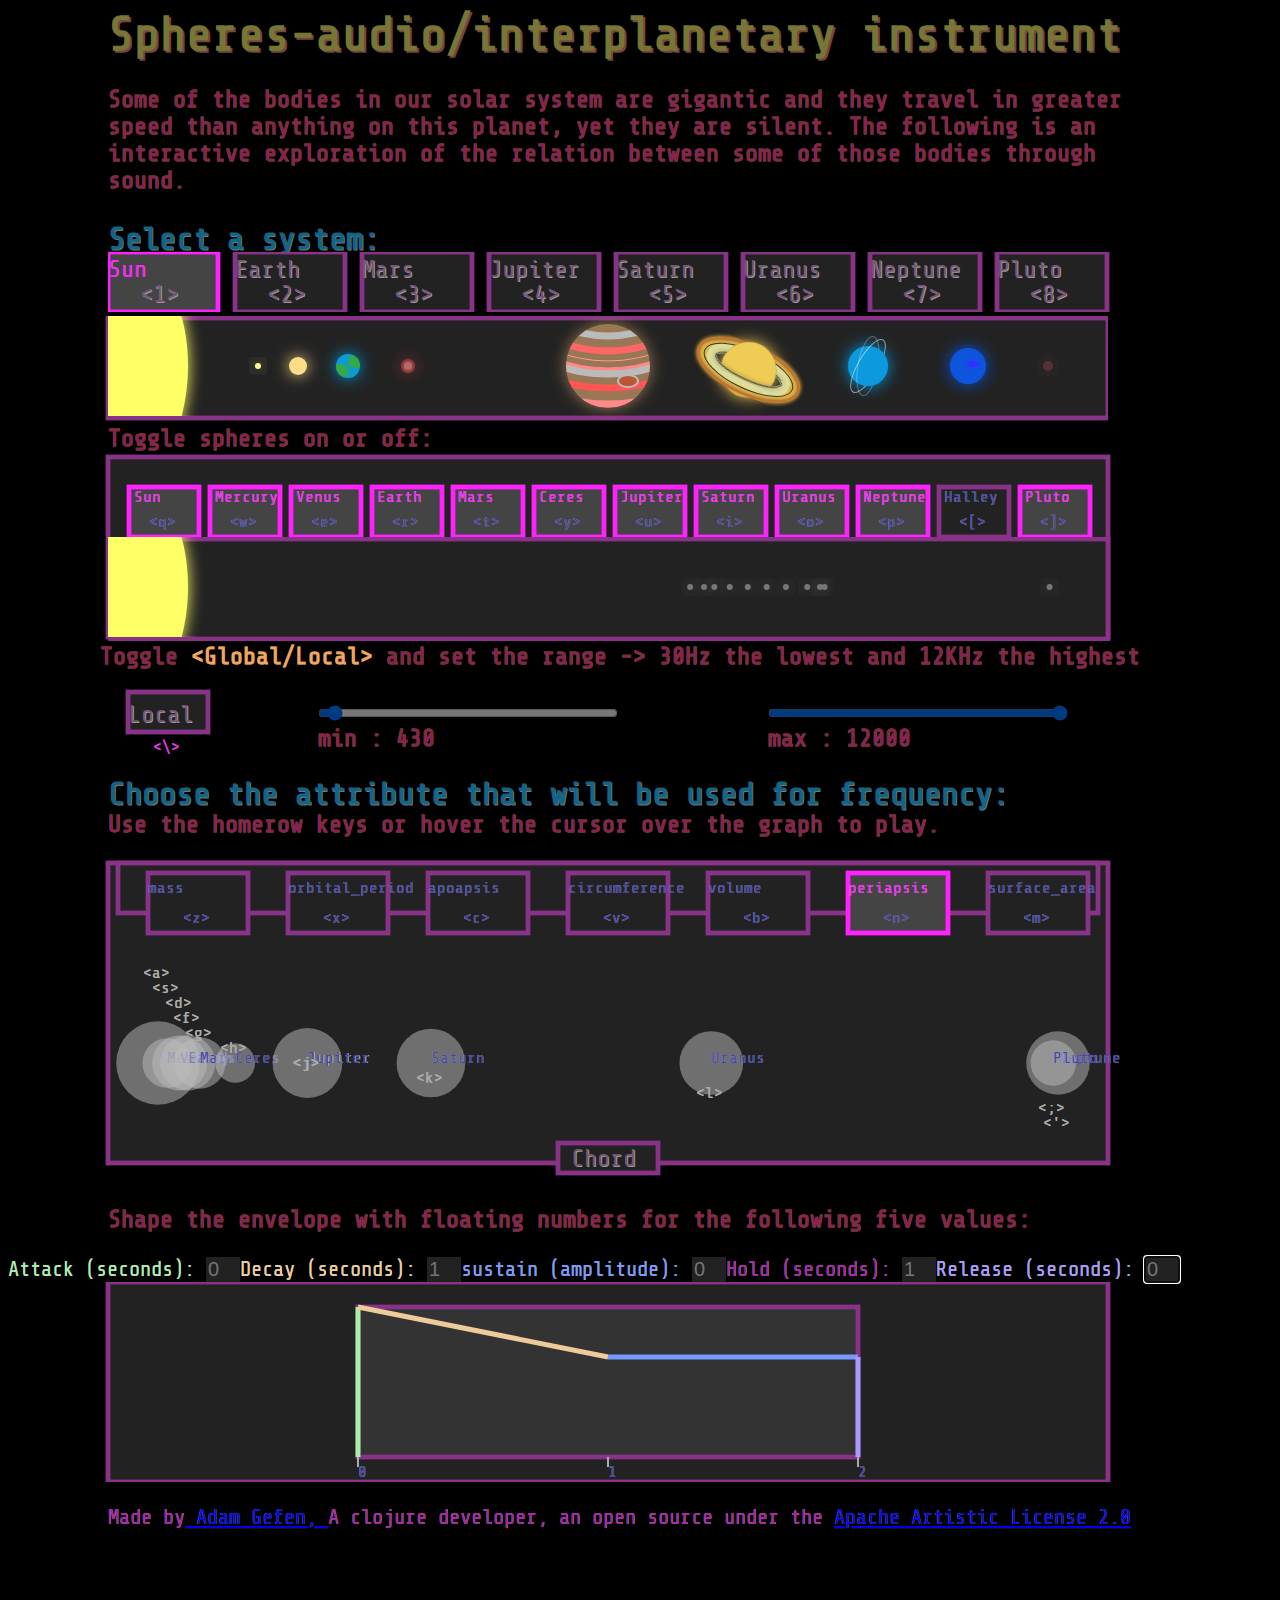
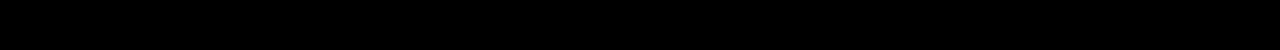
<file: index.html>
<!doctype html>
<html lang="en">
  <head>
    <meta charset='utf-8'>
    <link href="resources/public/css/screen.css" rel="stylesheet" type="text/css">
    <link href="https://fonts.googleapis.com/css?family=Share+Tech+Mono" rel="stylesheet">
  </head>
  <body>
    <div id="app"></div>
    <script src="resources/public/js/compiled/app.js"></script>
    <script>spheres_sounds.core.init();</script>
  </body>
</html>
</file>
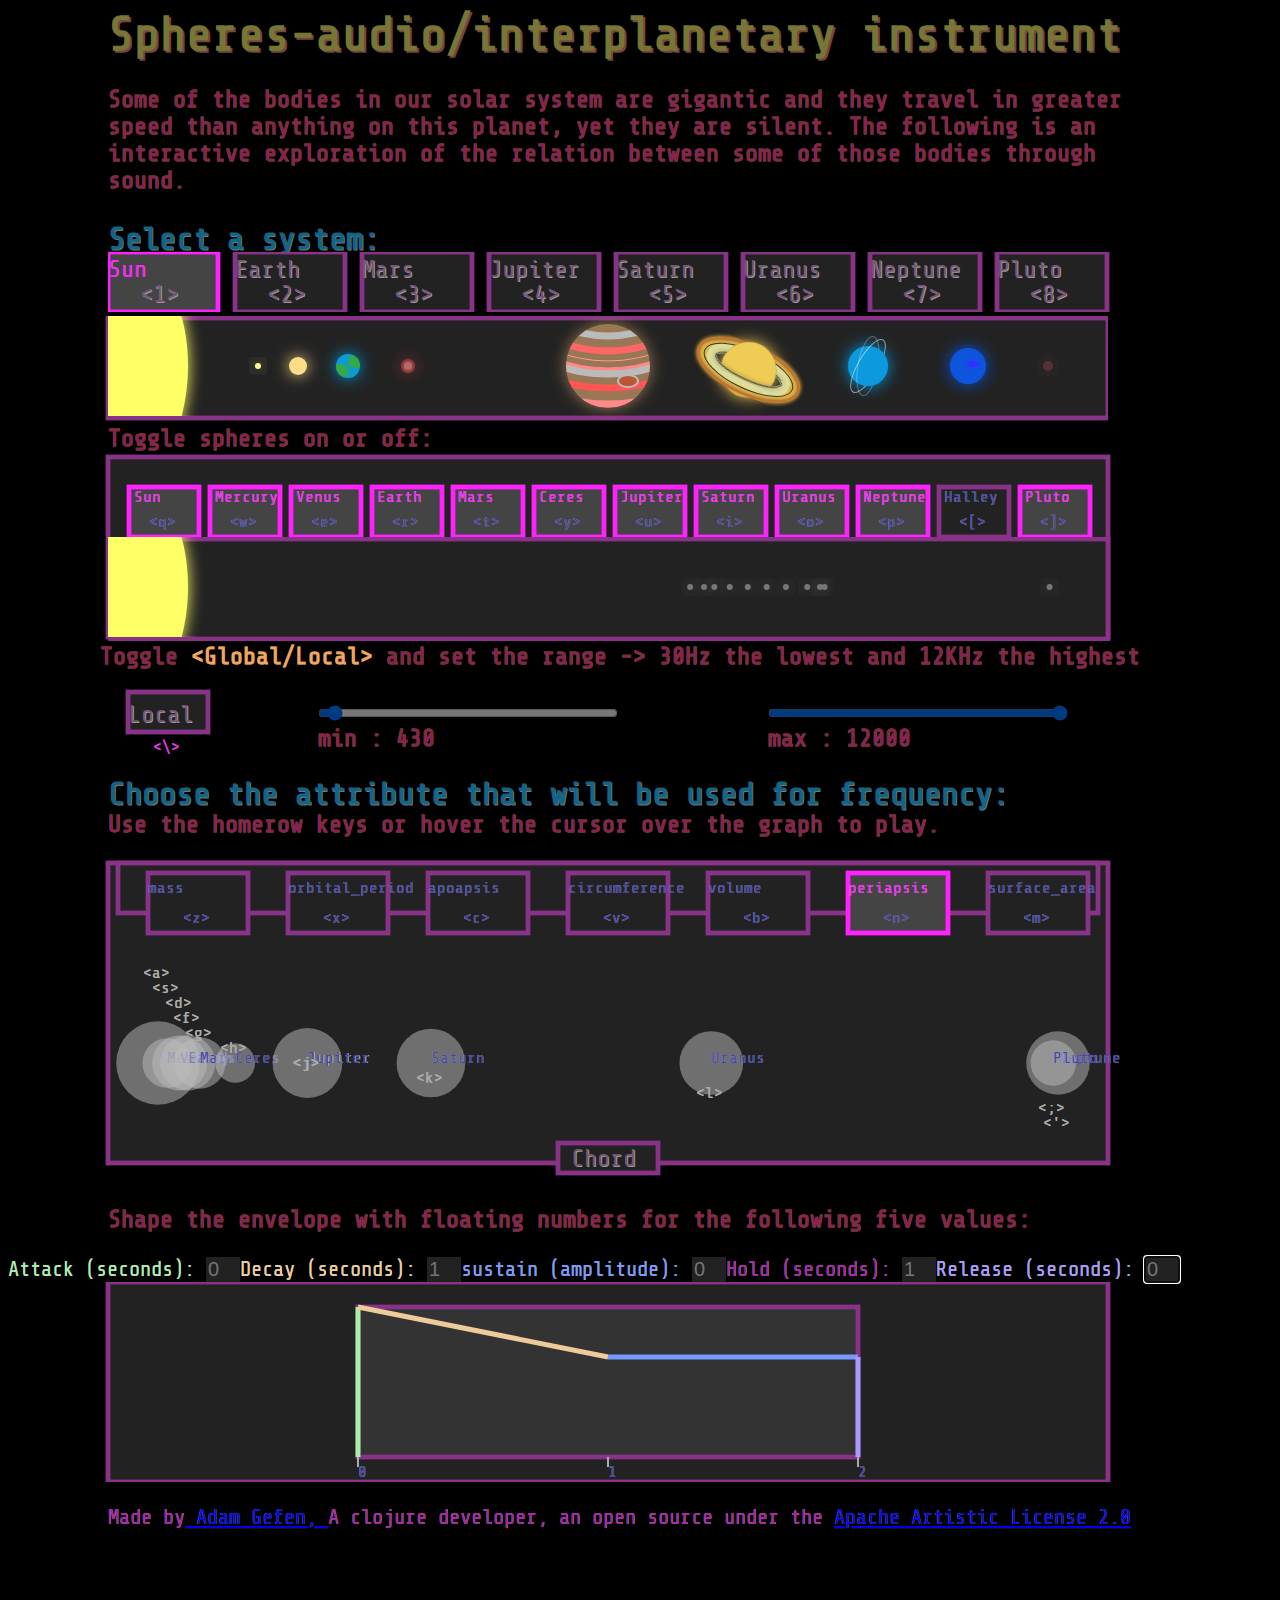
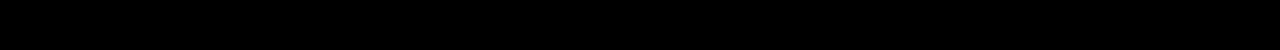
<file: resources/public/index.html>
<!doctype html>
<html lang="en">
  <head>
    <meta charset='utf-8'>
    <link href="css/screen.css" rel="stylesheet" type="text/css">
    <link href="https://fonts.googleapis.com/css?family=Share+Tech+Mono" rel="stylesheet">
  </head>
  <body>
    <div id="app"></div>
    <script src="js/compiled/app.js"></script>
    <script>spheres_sounds.core.init();</script>
  </body>
</html>
</file>
<file: resources/public/css/screen.css>
body {
  background: black;
}

h1 {
  font-size: 3rem;
  font-family: Share Tech Mono, monospace;
  color: #773;
  text-shadow: 2px 2px #744;
  margin-top: 0;
  margin-bottom: 20px;
}

h2 {
  font-size: 2rem;
  font-family: Share Tech Mono, monospace;
  color: #168;
  text-shadow: 1px 1px #777;
}

h3 {
  font-size: 1.5rem;
  font-family: Share Tech Mono, monospace;
  color: #825;
  text-shadow: 0.3px 0.3px #770;
}

rect.system {
  fill: #222;
  stroke: #838;
  stroke-width: 0.3rem;
}

rect.selected {
  fill: #444;
  stroke: #f2f;
  stroke-width: 0.3rem;
}

.guide {
  width: 1200;
  padding-left: 100px;
}

.sphere {

}

.sphere:hover {
  stroke-width: 3;
  stroke: #2f2;
}

circle.sun {
  fill: #ff6;
}

circle.mercury {
  fill: #ff9;
}

circle.venus {
  fill: #fd8;
}

circle.earth {
  fill: #19d;
}

circle.mars {
  fill: #833;
}

circle.jupiter {
  fill: #975;
}

circle.saturn {
  fill: #ec5;
}

circle.uranus {
  fill: #19d;
}

circle.neptune {
  fill: #15d;
}

circle.pluto {
  fill: #533;
}

circle.satelite {
  fill: #777;
}

text.system {
  font-family: Share Tech Mono, monospace;
  font-size: 1.5rem;
  fill: #757;
  text-shadow: 1px 1px #999;
}

text.system:hover {
  fill: #f2f;
}

text.selected {
  font-family: Share Tech Mono, monospace;
  font-size: 1.5rem;
  fill: #f2f;
  text-shadow: 0.1px 0.1px #999;
}

text.spheres {
  font-family: Share Tech Mono, monospace;
  font-size: 1rem;
  fill: #44a;
  text-shadow: 0.1px 0.1px #bbb;
  cursor: pointer;
}

text.spheres:hover {
  fill: #f2f;
}

text.spheres.visible {
  font-family: Share Tech Mono, monospace;
  font-size: 1rem;
  fill: #f2f;
  text-shadow: 0.1px 0.1px #bbb;
  cursor: pointer;
}

text#graph {
  font-family: Share Tech Mono, monospace;
  font-size: 1rem;
  fill: #44a;
  text-shadow: 0.1px 0.1px #bbb;
  cursor: pointer;
}

text#graph.not-pressed {
  fill: #aaa;
}

text#graph.pressed {
  fill: #ccc;
  font-size: 1.1rem;
}

circle#graph {
  fill: #bbb;
  opacity: 0.5;
  cursor: pointer;
}

circle#graph:hover {
  fill: #a8a;
}

circle#graph:hover + .tooltip {
  display: inline;
}

text#graph:hover + .tooltip {
  display: inline;
}

g.tooltip {
  cursor: pointer;
  display: none;
}

text.tooltip {
  font-family: Share Tech Mono, monospace;
  font-size: 1rem;
  fill: #111;
  text-shadow: 0.1px 0.1px #bbb;
  cursor: pointer;
}

.slider {
  display: inline-block;
  width: 500px;
  height: 20px;
  padding: 20px;
  position: relative;
  margin-left: 150px;
  cursor: pointer;
}

.range-slider {
  opacity: 0.5;
  margin: 0;
  width: 300px;
}

.range-slider:hover {
  opacity: 1;
}

p {
  font-family: Share Tech Mono, monospace;
  font-size: 1.3rem;
  color: #a2a;
  text-shadow: 0.1px 0.1px #bbb;
}

.attack {
  color: #aea;
  display: inline;
}

.decay {
  color: #ec9;
  display: inline;
}

.sustain {
  color: #79f;
  display: inline;
}

.hold {
  color: 79f;
  display: inline;
}

.release {
  color: #a9f;
  display: inline;
}

.container {
  overflow: hidden;
}

.column {
  float: left;
  margin: 60px;
  background-color: none;
  padding-bottom: 100%;
  margin-bottom: -100%;
}

.envelope {
  border: 0;
  background: #222;
  font-size: 20px;
  color: #aaa;
  width: 30px;
  display: inline;
}
</file>
